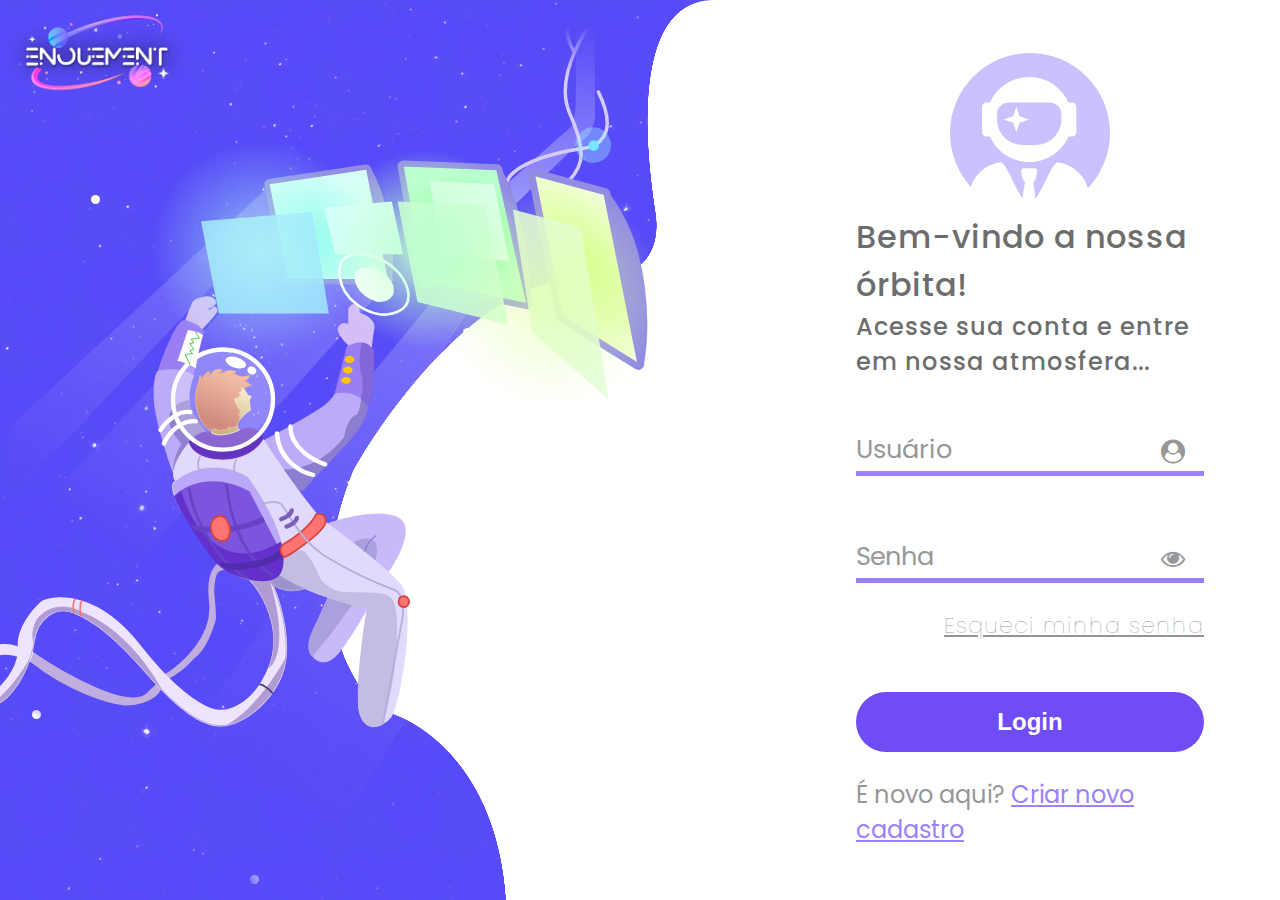
<file: index.html>
<!DOCTYPE html>
<html lang="pt-BR">
<head>
    <meta charset="UTF-8">
    <meta http-equiv="X-UA-Compatible" content="IE=edge">
    <meta name="viewport" content="width=device-width, initial-scale=1.0">

    <link rel="shortcut icon" type="x-icon" href="./img/icon-astronaut.svg">
    <link rel="stylesheet" type="text/css" href="styles/login-page/reset.css">
    <link rel="stylesheet" type="text/css" href="styles/login-page/login.css">
    <link rel="stylesheet" type="text/css" href="styles/login-page/login-background.css">
    <link href="https://cdnjs.cloudflare.com/ajax/libs/font-awesome/4.7.0/css/font-awesome.min.css" rel="stylesheet">

    <script src="./js/password.js" defer></script>

    <title>Énouement - Login</title>
</head>

<body>

    <section id="login-cms">
        <div class="cadente"></div>
        <div class="estrelas"></div>
        <div class="efeito-brilho"></div>

        <img src="./img/enouement-logo.png" id="logo" alt="">

        <div class="login-container">
            
            <div class="planetas" style="--i:0;">
                <img src="./img/astronaut-illustration.svg" id="illustration" alt="">
            </div>

            <div class="ondas-container" >
                <section class="transicao-ondas">
                    <div class="onda onda1"></div>
                    <div class="onda onda2"></div>
                    <div class="onda onda3"></div>
                </section>
            </div>

            <div class="dados-container">

                <img src="./img/icon-astronaut.svg" id="icon-pfp" alt="">
                <h1>Bem-vindo a nossa órbita!</h1>
                <h2>Acesse sua conta e entre em nossa atmosfera...</h2>


                <div class="dados-box">
                    <form>
                        <div id="user-box" class="input-box">
                            <input type="text" name="username" id="user-input" autocomplete="off" required>
                            <label for="">Usuário</label> 
                            <i class="fa fa-user-circle" aria-hidden="true" id="user-icon"></i>
                        </div>
                        <div id="user-box" class="input-box">
                            <input type="password" name="password" id="password-input" required>
                            <label for="">Senha</label>
                            <i class="fa fa-eye" aria-hidden="true" id="olho-icon" onclick="toggle()" ></i>
                        </div>
                        <div class="forgot-password">
                        <a href="./pages/forgot-password.html" id="forgot-password">Esqueci minha senha</a>
                        </div>
                        <div class="input-box">
                            <input id="login-btn" type="submit" value="Login"></a>
                        </div>
                        <div class="register">
                            <h3>É novo aqui?<a href="./pages/register.html" id="register">Criar novo cadastro</a></h3>
                        </div>
                    </form>

                </div>
                
                
            </div>
        </div>

    </section>

</body>
</html>
</file>
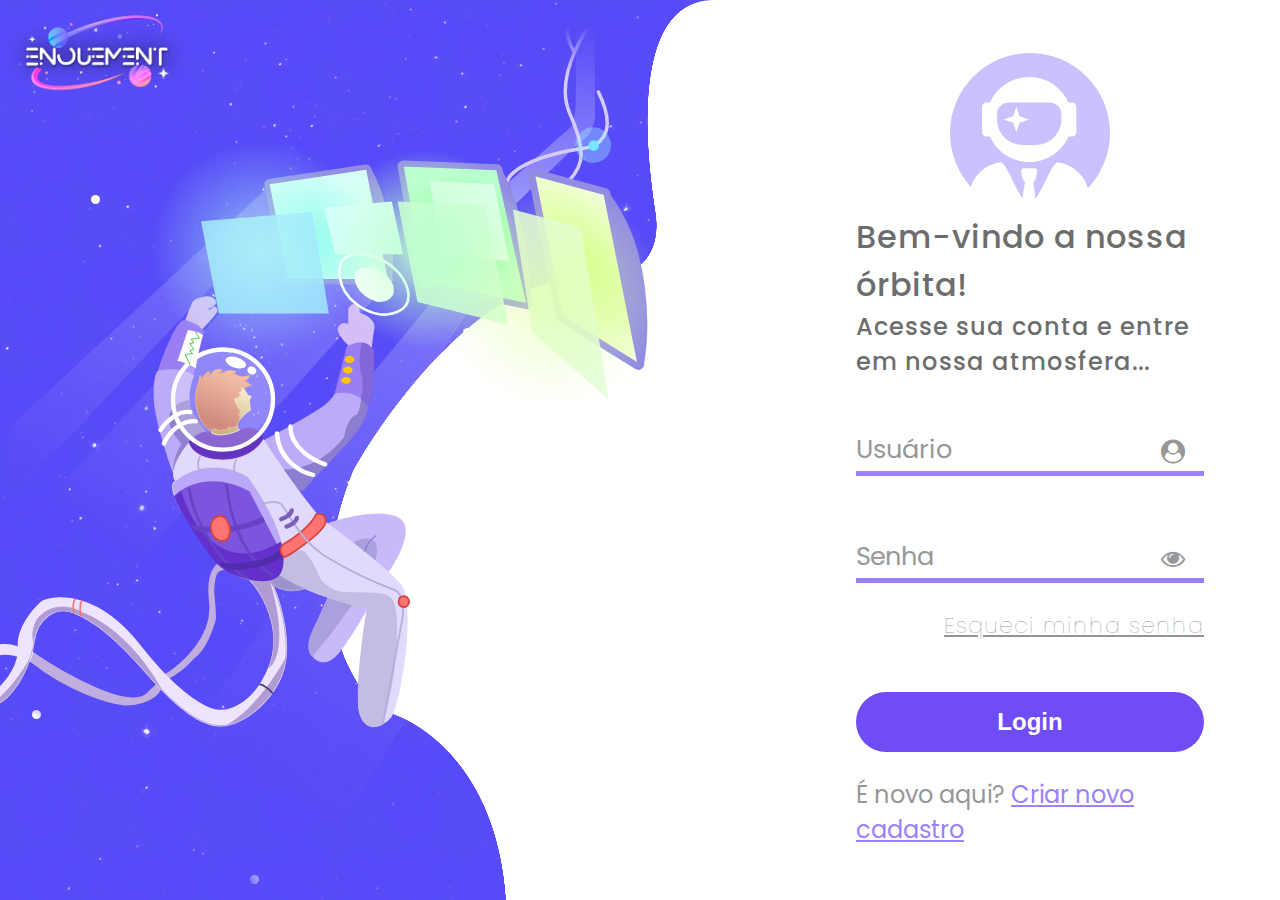
<file: login.html>
<!DOCTYPE html>
<html lang="pt-BR">
<head>
    <meta charset="UTF-8">
    <meta http-equiv="X-UA-Compatible" content="IE=edge">
    <meta name="viewport" content="width=device-width, initial-scale=1.0">

    <link rel="shortcut icon" type="x-icon" href="./img/icon-astronaut.svg">

    <link rel="stylesheet" type="text/css" href="styles/login-page/reset.css">
    <link rel="stylesheet" type="text/css" href="styles/login-page/login.css">
    <link rel="stylesheet" type="text/css" href="styles/login-page/login-background.css">

    <link href="https://cdnjs.cloudflare.com/ajax/libs/font-awesome/4.7.0/css/font-awesome.min.css" rel="stylesheet">

    

    <title>Énouement - Login</title>
</head>
<body>

    <section id="login-cms">
        <div class="cadente"></div>
        <div class="estrelas"></div>
        <div class="efeito-brilho"></div>

        <img src="./img/enouement-logo.png" id="logo" alt="">

        <div class="login-container">
            
            <div class="planetas" style="--i:0;">
                <img src="./img/astronaut-illustration.svg" id="illustration" alt="">
            </div>
            

            <div class="ondas-container" >
                <section class="transicao-ondas">
                    <div class="onda onda1"></div>
                    <div class="onda onda2"></div>
                    <div class="onda onda3"></div>
                </section>
            </div>

            <div class="dados-container">

                <img src="./img/icon-astronaut.svg" id="icon-pfp" alt="">
                <h1>Bem-vindo a nossa órbita!</h1>
                <h2>Acesse sua conta e entre em nossa atmosfera...</h2>


                <div class="dados-box">
                    <form>
                        <div id="user-box" class="input-box">
                            <input type="text" name="username" id="user-input" required>
                            <label for="">Usuário</label> 
                            <i class="fa fa-user-circle" aria-hidden="true" id="user-icon"></i>
                        </div>
                        <div id="user-box" class="input-box">
                            <input type="password" name="password" id="password-input" required>
                            <label for="">Senha</label>
                            <i class="fa fa-eye" aria-hidden="true" id="olho-icon" ></i>
                        </div>
                        <div class="forgot-password">
                        <a href="#" id="forgot-password">Esqueci minha senha</a>
                        </div>
                        <div class="input-box">
                            <input id="login-btn" type="submit" value="Login">
                        </div>
                        <div class="register">
                            <h3>É novo aqui?<a href="#" id="register">Criar novo cadastro</a></h3>
                        </div>
                    </form>

                </div>
                
                
            </div>
        </div>

    </section>

</body>
</html>
</file>
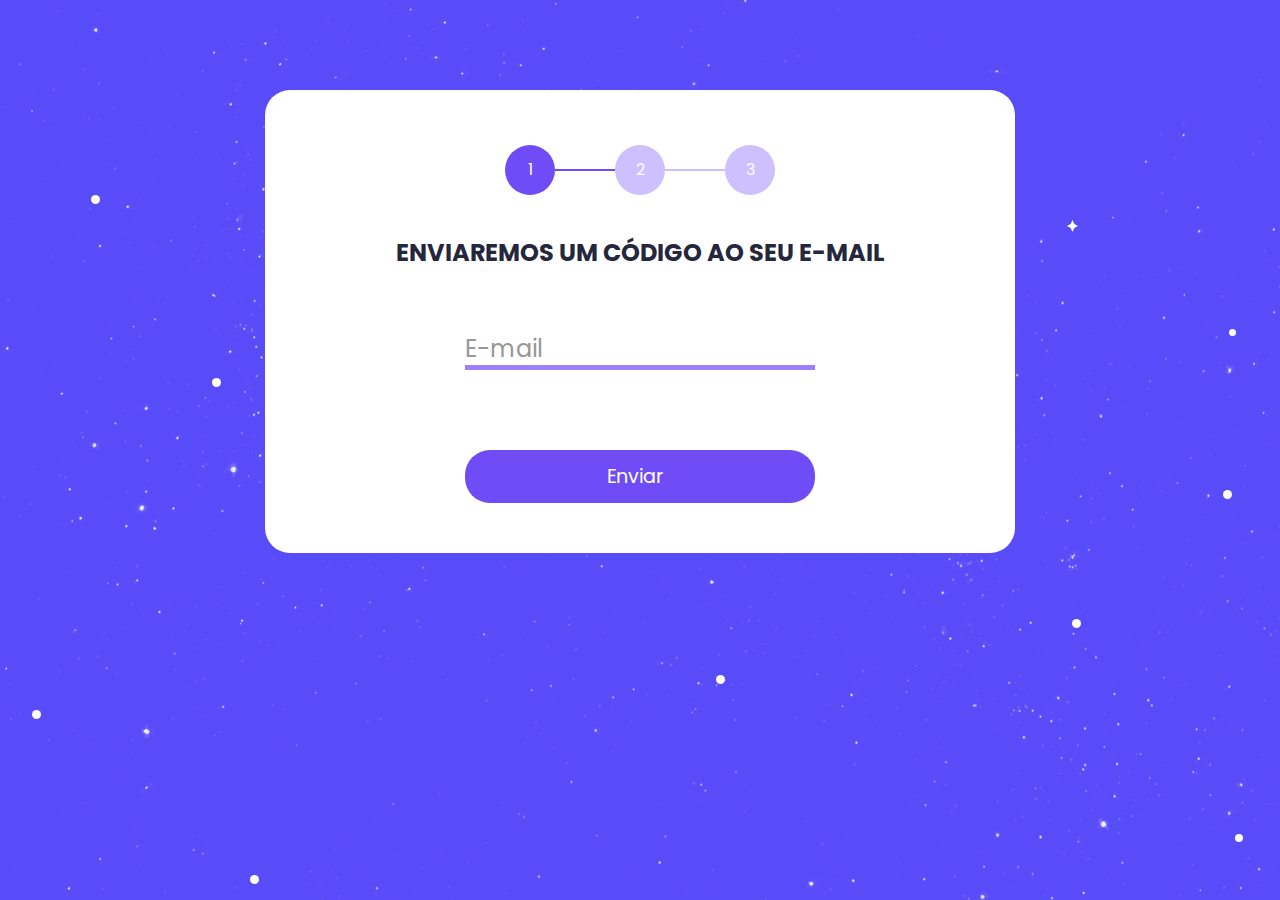
<file: pages/forgot-password.html>
<!DOCTYPE html>
<html lang="pt-BR">
<head>
    <meta charset="UTF-8">
    <meta http-equiv="X-UA-Compatible" content="IE=edge">
    <meta name="viewport" content="width=device-width, initial-scale=1.0">

    <link rel="shortcut icon" type="x-icon" href="../img/spiral-icon.png">
    <link rel="stylesheet" type="text/css" href="../styles/login-page/password-recovery.css">
    <link href="https://cdnjs.cloudflare.com/ajax/libs/font-awesome/4.7.0/css/font-awesome.min.css" rel="stylesheet">

        <script src="../js/password-recovery.js" defer></script>

    <title>Énouement - Recuperação de senha</title>
</head>
<body>

    <div class="wrapper">
        <div class="header">
            <ul>
                <li class="active form_1_progessbar">
                    <div>
                        <p>1</p>
                    </div>
                </li>
                <li class="form_2_progessbar">
                    <div>
                        <p>2</p>
                    </div>
                </li>
                <li class="form_3_progessbar">
                    <div>
                        <p>3</p>
                    </div>
                </li>
            </ul>
        </div>
        <div class="form_wrap">
            <div class="form_1 data_info">
                <h2>Enviaremos um código ao seu e-mail</h2>
                <form>
                    <div class="form_container">
                        <div class="input_wrap">
                            <input type="email" name="Email Address" class="input" id="email">
                            <label for="">E-mail</label>
                        </div>
                    </div>
                </form>
            </div>
            <div class="form_2 data_info" style="display: none;">
                <h2>Digite o código</h2>
                <form>
                    <div class="form_container">
                        <div class="input_wrap">
                            <input type="text" name="User Name" class="input" id="user_name">
                            <label for="">Código (XX-XX-XX)</label>
                        </div>
                    </div>
                </form>
            </div>
            <div class="form_3 data_info" style="display: none;">
                <h2>Cadastre sua nova senha</h2>
                <form>
                    <div class="form_container">
                        <div class="input_wrap">
                            <input type="password" name="Current Company" class="input" id="company">
                            <label for="">Nova senha</label>
                        </div>
                        <div class="input_wrap">
                            <input type="password" name="Current Company" class="input" id="company">
                            <label for="">Confirme a senha</label>
                        </div>
                    </div>
                </form>
            </div>
        </div>
        <div class="btns_wrap">
            <div class="common_btns form_1_btns">
                <button type="button" class="btn_next">Enviar <span class="icon"><ion-icon name="arrow-forward-sharp"></ion-icon></span></button>
            </div>
            <div class="common_btns form_2_btns" style="display: none;">
                <button type="button" class="btn_back"><span class="icon"><ion-icon name="arrow-back-sharp"></ion-icon></span>Voltar</button>
                <button type="button" class="btn_next">Próximo <span class="icon"><ion-icon name="arrow-forward-sharp"></ion-icon></span></button>
            </div>
            <div class="common_btns form_3_btns" style="display: none;">
                <button id="last_btn_back" type="button" class="btn_back"><span class="icon"><ion-icon name="arrow-back-sharp"></ion-icon></span>Voltar</button>
                <a id="done" href="../pages/successfully-registered.html"><button type="button" class="btn_done">Feito!</button></a>
            </div>
        </div>
    </div>

</body>

</html>
</file>
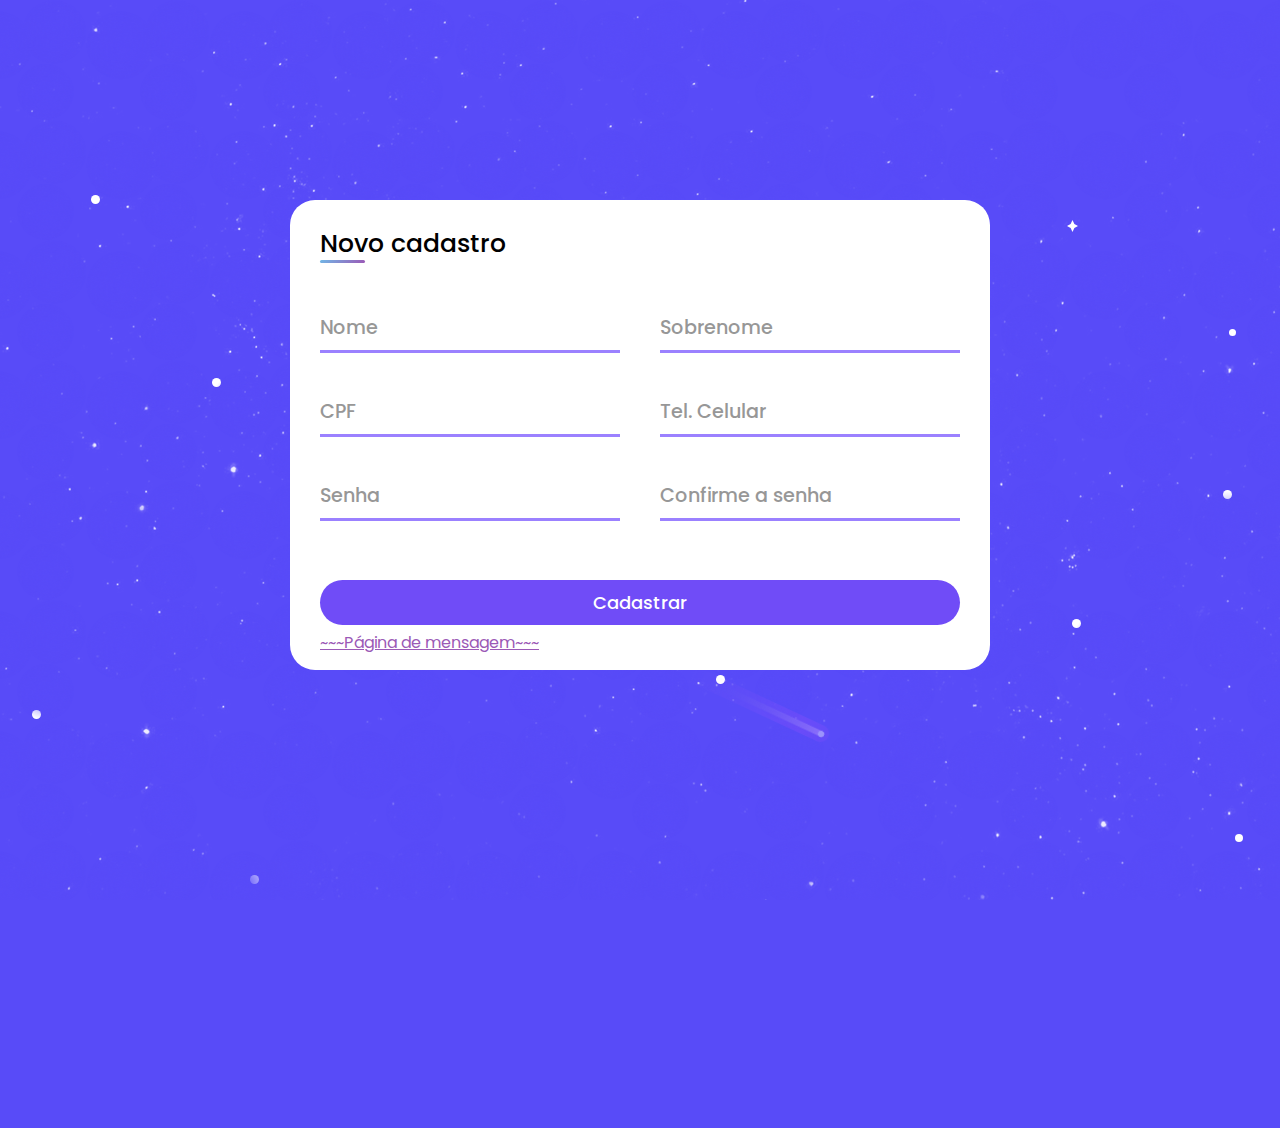
<file: pages/register.html>
<!DOCTYPE html>
<html lang="pt-BR">
<head>
    <meta charset="UTF-8">
    <meta http-equiv="X-UA-Compatible" content="IE=edge">
    <meta name="viewport" content="width=device-width, initial-scale=1.0">

    <link rel="shortcut icon" type="x-icon" href="../img/spiral-icon.png">
    <link rel="stylesheet" type="text/css" href="../styles/register-page/form.css">
    <link href="https://cdnjs.cloudflare.com/ajax/libs/font-awesome/4.7.0/css/font-awesome.min.css" rel="stylesheet">

    <script src="../js/mask-pattern.js" defer></script>

    <title>Énouement - Cadastro</title>
</head>
<body>

    <section id="login-cms">
      <div class="cadente"></div>
      <div class="estrelas"></div>
      <div class="efeito-brilho"></div>
    </section>

    <div class="container">
        <div class="title">Novo cadastro</div>
        <form action="#">
          <div class="user__details">
            <div class="input__box">
              <input type="text" name="username" id="name-input" autocomplete="off" required>
              <label for="">Nome</label>
            </div>
            <div class="input__box">
              <input type="text" name="surname" id="surname-input" autocomplete="off" required>
              <label for="">Sobrenome</label>
            </div>
            <div class="input__box">
              <input type="tel" name="cpf" id="cpf-input" autocomplete="off" maxlength="14" onkeypress="return blockLetters(event)" required>
              <label id="cpf-label" for="">CPF</label>
            </div>
            <div class="input__box">
              <input type="tel" name="phone" id="phone-input" maxlength="14" autocomplete="off" 
             onkeypress="return blockLetters(event)" required>
              <label for="">Tel. Celular</label>
            </div>
            <div class="input__box">
              <input type="password" name="password" id="password-input" required>
              <label for="">Senha</label>
            </div>
            <div class="input__box">
              <input type="password" name="password" id="password-input" required>
              <label for="">Confirme a senha</label>
            </div>
      
          </div>
          
          <div class="button">
            <input type="submit" value="Cadastrar">
            <a id="link" href="../pages/successfully-registered.html" >~~~Página de mensagem~~~</a>
          </div>
        </form>
      </div>

</body>

<script type="text/javascript">
  function blockLetters(e) {
    var x = e.which || e.keycode;
    if((x >= 48 && x <= 57 )) 
        return true;
    else
        return false;
  }
</script>

</html>
</file>
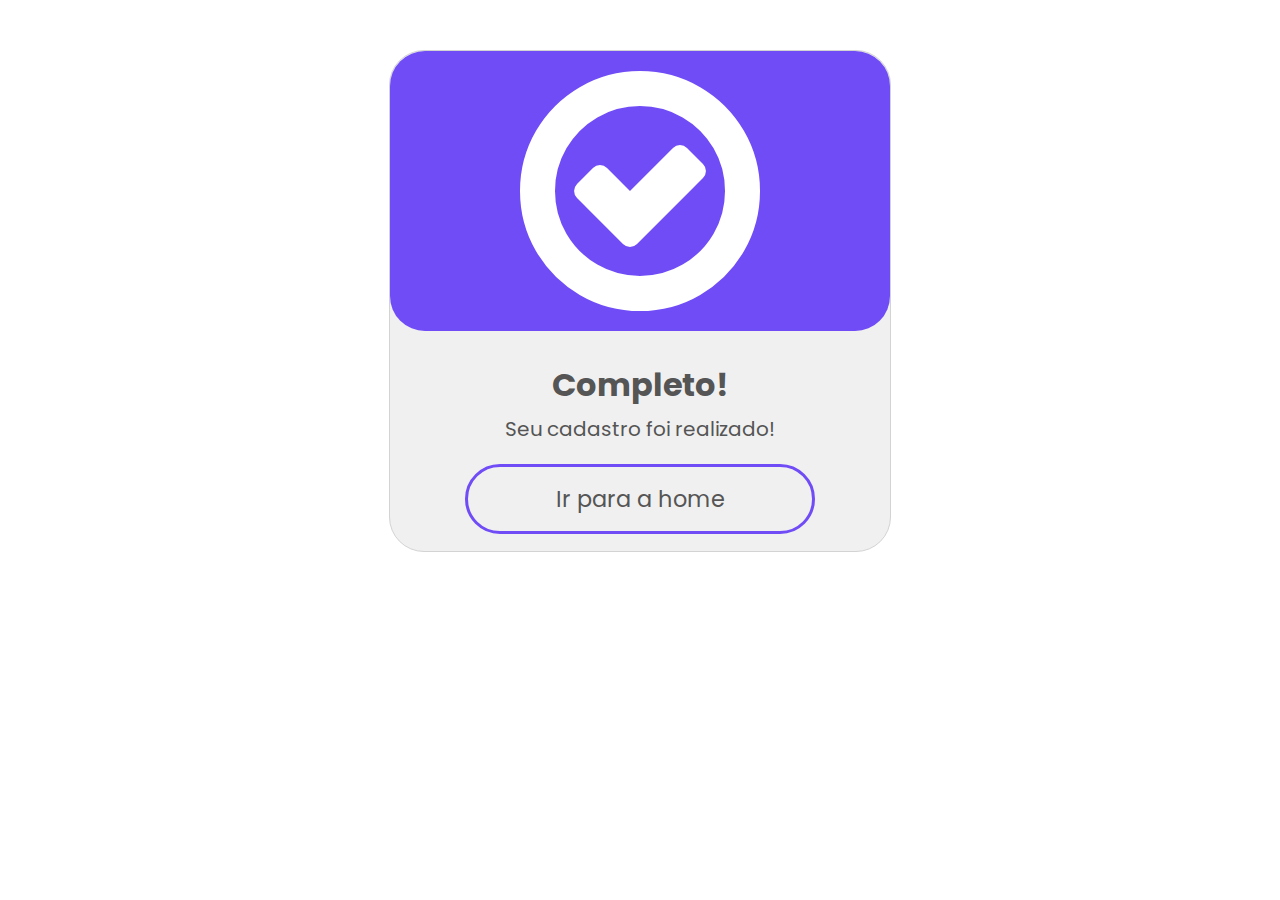
<file: pages/successfully-registered.html>
<!DOCTYPE html>
<html lang="pt-BR">
<head>
    <meta charset="UTF-8">
    <meta http-equiv="X-UA-Compatible" content="IE=edge">
    <meta name="viewport" content="width=device-width, initial-scale=1.0">

    <link rel="shortcut icon" type="x-icon" href="../img/spiral-icon.png">
    <link rel="stylesheet" type="text/css" href="../styles/register-page/successfully-registered.css">
    <link href="https://cdnjs.cloudflare.com/ajax/libs/font-awesome/4.7.0/css/font-awesome.min.css" rel="stylesheet">

    <title>Énouement - Cadastro</title>
</head>
<body>

    <section id="login-cms">
      <div class="cadente"></div>
      <div class="estrelas"></div>
      <div class="efeito-brilho"></div>
    </section>

    <div class="main-container">
        <div class="top-container">
          <i class="fa fa-check-circle-o bigger-size" aria-hidden="true"></i>
        </div>
      
        <div class="bottom-container">
          <h1>Completo!</h1>
          <p>Seu cadastro foi realizado!</p>
      
          <a id="link" href="../pages/home.html"><button>Ir para a home</button></a>
        </div>
      </div>


</body>
</html>
</file>
<file: styles/login-page/login.css>
@import url("https://fonts.googleapis.com/css2?family=Poppins:wght@400;500&display=swap");

#login-cms{
    display: flex;
    justify-content: center;
    align-items: center;
    min-height: 100vh;
    background-color: #584BF8;
    overflow-y: hidden;
    overflow-x: hidden;
}

.login-container{
    position: relative;
    width: 35vw;
    min-height: 50vh;
    border-radius: 10px;
    display: flex;
    justify-content: center;
    align-items: center;
    flex-direction: column;
    z-index: 2;
}

.dados-container{
    width: 100%;
    height: 100%;
    background-color: rgb(255, 255, 255);
    display: flex;
    left: 390px;
    position: absolute;
    align-items: center;
    justify-content: center;
    flex-direction: column;
    padding: 50px;
    z-index: 3;
}

.dados-box{
    width: 100%;
}

.login-container h1{
    position: relative;
    width: fit-content;
    font-size: 2rem;
    font-weight: 500;
    letter-spacing: 1px;
    font-family: 'Poppins', sans-serif;
    color: rgb(109, 109, 109);
}
.login-container h2{
    position: relative;
    width: max-content;
    font-size: 1.5rem;
    font-weight: 500;
    letter-spacing: 1px;
    font-family: 'Poppins', sans-serif;
    color: rgb(109, 109, 109);
}

.forgot-password{
    display: flex;
    justify-content: flex-end;
    align-items: flex-end;
}

#forgot-password {
    position: relative;
    width: fit-content;
    font-size: 1.4rem;
    font-weight: 100;
    letter-spacing: 1px;
    top: 15px;
    font-family: 'Poppins', sans-serif;
    color: #949494;
}

#logo{
    display: flex;
    align-items: flex-start;
    justify-content: flex-start;
    height: 11%;
    top: 0;
    left: 0;
    position: absolute;
    z-index: 4;
}

.register{
    display: flex;
    justify-content: center;
    align-items: center;
}

.register h3, #register{
    width: fit-content;
    font-size: 1.5rem;
    font-family: 'Poppins', sans-serif;
    font-weight: 400;
    margin-top: 25px;
}

.register h3{
    color: #979797;
    margin-right: 7px;
}

#register{
    color: #9B81FF;
    margin-left: 7px;
}

#icon-pfp {
    position: relative;
    height: 20%;
}

#illustration {
    height: 850px;
}

.form{
    position: relative;
    width: 100%;
    height: 100%;
    padding: 40px;
}

.input-box{
    width: 100%;
    margin-top: 20px;
}

.input-box input{
    width: 100%;
    font-size: 1.5rem;
    padding: 10px;
    padding-right: 48px;
}

#user-box {
    position: relative;
    margin-top: 50px;
  }
  
  #user-box input {
    width: 100%;
    padding: 5px 0;
    font-size: 1.7rem;
    color: rgb(109, 109, 109);
    margin-bottom: 10px;
    border: none;
    border-bottom: 5px solid #9B81FF;
    outline: none;
    background: transparent;
  }
  
  #user-box label {
    position: absolute;
    top: 0;
    left: 0;
    padding: 1px 0;
    font-size: 1.6rem;
    font-family: 'Poppins', sans-serif;
    color: #979797;
    pointer-events: none;
    transition: all 0.5s;
  }
  
  #user-box input:focus ~ label,
  #user-box input:valid ~ label {
    top: -30px;
    left: 0;
    color: #9B81FF;
    font-size: 1.4rem;
  }

#user-icon{
    position: absolute;
    font-size: 1.5rem;
    padding-top: 10px;
    top: -0.0.1vh;
    right: 1.5vw;
    color: #979797;
}

#olho-icon{
    position: absolute;
    font-size: 1.5rem;
    padding-top: 10px;
    top: -0.0.1vh;
    right: 1.5vw;
    cursor: pointer;
    color: #979797;
}

#login-btn{
    height: 60px;
    width: 100%;
    margin-top: 5vh;
    background: #704CF7;
    color: #fff;
    border: none;
    border-radius: 50px;
    font-weight: 700;
    padding: 10px 11px;
    cursor: pointer;
    transition: all 0.3s ease;
}

#login-btn:hover{
    transform: translateY(-6px);
}

.planetas{
    position: absolute;
    z-index: 3;
    animation: flutuar 8s linear infinite;
    animation-delay: calc(-1s * var(--i));
}

@keyframes flutuar {
    0%,100% {
        transform: translateY(-20px);
    }
    50%{
        transform: translateY(20px);
    }
}

.planetas:nth-child(1) {
    display: flex;
    align-items: flex-start;
    justify-content: flex-start;
    left: -450px;
    z-index: 2;
}

/***************************/

.ondas-container{
    display: flex;
    height: 100vh;
    width: 100vw;
    background-color: transparent;
    align-items: flex-start;
    justify-content: flex-start;
    /*rotate: -120deg;*/
    
}

section{
    position: relative;
    width: 100%;
    height: 100%;
    z-index: 1;
    overflow: hidden;
}

section .onda {
    position: absolute;
    bottom: 0;
    left: 330px;
    width: 100%;
    height: 100%;
    background: url(../../img/wavy-divisor.png);
    background-size: 100% 4000px;
    z-index: 8;
}

section .onda.onda1 {
    animation: animate 60s linear infinite;
    opacity: 1;
    animation-delay: 0s;
    bottom: 0;
}
section .onda.onda2 {
    animation: animate2 45s linear infinite;
    opacity: 0.1;
    animation-delay: -5s;
    bottom: 0px;
}
section .onda.onda3 {
    animation: animate2 45s linear infinite;
    opacity: 0.1;
    animation-delay: -2s;
    bottom: 0px;
}

@keyframes animate{
    0%{
        background-position-y: 0;
    }
    100%{
        background-position-y: 2000px;
    }
}
@keyframes animate2{
    0%{
        background-position-y: 0;
    }
    100%{
        background-position-y: 2000px;
    }
}

/*************************** RESPONSIVIDADE *************************/


@media only screen and (max-width: 1340px) {
    .login-container h2{
        width: fit-content;
    }
}

@media only screen and (max-width: 1024px) {
    
    .ondas-container{
        margin-top: -200px;
        rotate: 90deg;
        height: 130vh;
        width: 100vw;
    }

    #logo{
        height: 6%;
    }

    #illustration {
        height: 450px;
    }

    .planetas:nth-child(1) {
        top: 0;
        left: -80px;
        z-index: 9;
    }

    #icon-pfp {
        height: 15%;
    }

    .dados-container{
        width: 100vw;
        height: 100vh;
        background-color: rgb(255, 255, 255);
        display: flex;
        left: 0px;
        position: relative;
        z-index: 3;
    }

    .dados-container img, h1, h2{
        position: absolute;
        z-index: 5;
    }

    .dados-container h2{
        margin-bottom: 1180px;
    }

    .dados-box{
        position: absolute;
        padding-left: 35px;
        padding-right: 50px;
        margin-bottom: 50%;
        padding-top: 20%;
        background-color: rgb(255, 255, 255);
        height: 100vh;
        width: 100%;
    }

    .login-container h2{
        max-width: fit-content;
    }
}

@media only screen and (max-width: 768px) {

    .ondas-container{
        height: 100vh;
        width: 100vw;
    }

    #illustration {
        height: 390px;
    }

    .planetas:nth-child(1) {
        left: -40px;
    }

    #icon-pfp {
        margin-top: 55%;
    }

    .dados-box{
        margin-bottom: 79%;
        padding-top: 70%;
    }

}

@media only screen and (max-width: 489px) {

    #illustration {
        height: 350px;
    }

    .planetas:nth-child(1) {
        margin-top: 50px;
        left: -80px;
    }

    section .onda {
        position: absolute;
        bottom: 0;
        left: 330px;
        width: 100%;
        height: 100%;
        background: url(../../img/mobile-wavy-divisor.png);
        background-size: 480px 1900px;
        z-index: 8;
    }

    .dados-box{
        padding-left: 35px;
        padding-right: 50px;
        margin-bottom: 105%;
        padding-top: 67%;
        height: 107vh;
        width: 100%;
    }

    .login-container h1{
        font-size: 1.4rem;
    }
    .login-container h2{
        margin-top: 10px;
        font-size: 1rem;
        max-width: fit-content;
        letter-spacing: 0px;
    }

    #user-box label {
        font-size: 1.3rem;
      }
      
      #user-box input:focus ~ label,
      #user-box input:valid ~ label {
        font-size: 1.2rem;
      }

    #user-box input, #forgot-password, .register h3, #register {
        font-size: 1.2rem;
    }

    #user-icon, #olho-icon {
        padding-top: 1px;
    }

}

@media only screen and (max-width: 427px) {
    .dados-box{
        margin-bottom: 112%;
        padding-top: 70%;
    }
    .planetas:nth-child(1) {
        z-index: 11;
    }
}

@media only screen and (max-width: 360px) {
    section .onda{
        bottom: 0;
        left: 230px;
        background-size: 280px 1600px;
    }
    .dados-box{
        padding-top: 120%;
        height: 125vh;
    }
    .login-container h2{
        font-size: 1.2rem;
        max-width: fit-content;
    }
    .dados-box{
        margin-bottom: 135%;
    }
}

@media only screen and (max-width: 270px) {
    section .onda{
        background: none;
        background-size: 0px 0px;
    }
    .dados-box{
        padding-top: 130%;
    }
}
</file>
<file: styles/login-page/login-background.css>
.estrelas, .efeito-brilho{
    position:absolute;
    top:0;
    left:0;
    right:0;
    bottom:0;
    width:100%;
    height:100%;
    display:block;
  }

.estrelas {
    background:rgb(88, 75, 248) url(../../img/stars2.svg) repeat top center;
    z-index:1;
}

.efeito-brilho {
    background:transparent url(../../img/shining-effect.png) repeat top center;
    z-index:1;
    animation:mover-efeito-brilho 200s linear infinite;
}

.cadente {
    position:absolute;
    top:0;
    left:0;
    right:0;
    bottom:0;
    width:100%;
    height:100%;
    display:block;
  }

  .cadente {
    background:transparent url(../../img/shooting-stars.png) repeat top center;
    -webkit-background-size: cover;
    -moz-background-size: cover;
    -o-background-size: cover;
    background-size: cover;
    z-index:2;
    rotate: 25deg;
    opacity: .4;
    animation:mover-cadentes 650s linear infinite;
}

@keyframes mover-cadentes {
    from {background-position:0 0;}
    to {background-position:250000px 0;}
}

@keyframes mover-efeito-brilho {
    from {background-position:0 0;}
    to {background-position:-10000px 5000px;}
}
</file>
<file: styles/login-page/password-recovery.css>
@import url("https://fonts.googleapis.com/css2?family=Poppins:wght@400;500&display=swap");

:root{
	--primary: #704CF7;
	--secondary: #CDC0FF;
	--white: #fff;
	--text-clr: #85888d;
	--header-clr: #25273d;
	--back-btn-hover: #E6DFFF;
}

*{
	margin: 0;
	padding: 0;
	box-sizing: border-box;
	list-style: none;
	outline: none;
    font-family: 'Poppins', sans-serif;
}

body{
    background:rgb(88, 75, 248) url(../../img/stars2.svg) repeat top center;
	color: var(--text-clr);
	font-size: 16px;
	position: relative;
    overflow-x: hidden;
}

.wrapper{
	width: 750px;
	max-width: 100%;
	background: var(--white);
	margin: 50px auto 0;
    margin-top: 10vh;
	padding: 50px;
	border-radius: 25px;
}

.wrapper .header{
	margin-bottom: 35px;
	display: flex;
	justify-content: center;
}

.wrapper .header ul{
	display: flex;
}

.wrapper .header ul li{
	margin-right: 50px;
	position: relative;
}

.wrapper .header ul li:last-child{
	margin-right: 0;
}

.wrapper .header ul li:before{
	content: "";
	position: absolute;
	top: 50%;
	transform: translateY(-50%);
	left: 55px;
	width: 100%;
	height: 2px;
	background: var(--secondary);
}

.wrapper .header ul li:last-child:before{
	display: none;
}

.wrapper .header ul li div{
	padding: 5px;
	border-radius: 50%;
}

.wrapper .header ul li p{
	width: 50px;
	height: 50px;
	background: var(--secondary);
	color: var(--white);
	text-align: center;
	line-height: 50px;
	border-radius: 50%;
}

.wrapper .header ul li.active:before{
	background: var(--primary);
}

.wrapper .header ul li.active p{
	background: var(--primary);
}

.wrapper .form_wrap{
	margin-bottom: 35px;
}

.wrapper .form_wrap h2{
	color: var(--header-clr);
	text-align: center;
	text-transform: uppercase;
	margin-bottom: 20px;
}



.wrapper .form_wrap .input_wrap{
	width: 350px;
	max-width: 100%;
	margin: 0 auto 20px;
}

.wrapper .form_wrap .input_wrap:last-child{
	margin-bottom: 0;
}

.input_wrap label {
    position: absolute;
    padding: 1px 0;
    font-size: 1.5rem;
    font-family: 'Poppins', sans-serif;
    color: #979797;
    pointer-events: none;
    transform: translateY(-120px);
    transition: all 0.5s;
  }
  
  .input_wrap input:focus ~ label{
    transform: translateY(-169px);
    color: #9B81FF;
    font-size: 1.2rem;
  }

.wrapper .form_wrap .input_wrap .input{
	padding: 10px;
	display: block;
	width: 100%;	
	font-size: 16px;
	transition: 0.5s ease;
    color: var(--text-clr);
    margin-top: 50px;
    margin-bottom: 80px;
    border: none;
    border-bottom: 5px solid #9B81FF;
    outline: none;
    background: var(--white);
}

.wrapper .form_wrap .input_wrap .input:focus{
	border-color: var(--primary);
}

.wrapper .btns_wrap{
	width: 350px;
	max-width: 100%;
	margin: 0 auto;
}

.wrapper .btns_wrap .common_btns{
	display: flex;
	justify-content: space-between;
}

.wrapper .btns_wrap .common_btns.form_1_btns{
	justify-content: flex-end;
}

.wrapper .btns_wrap .common_btns button{
	border: 0;
	padding: 12px 15px;
	background: var(--primary);
	color: var(--white);
	width: 100%;
	justify-content: center;
	display: flex;
	align-items: center;
	border-radius: 25px;
	transition: 0.5s ease;
	cursor: pointer;
    font-size: 1.2rem;
}

#last_btn_back {
    width: 90%;
}

#done{
    text-decoration: none;
    width: 100%;
}

.wrapper .btns_wrap .common_btns button.btn_back{
	background: var(--secondary);
}

.wrapper .btns_wrap .common_btns button.btn_next .icon{
	display: flex;
	margin-left: 10px;
}

.wrapper .btns_wrap .common_btns button.btn_back .icon{
	display: flex;
	margin-right: 10px;
}

.wrapper .btns_wrap .common_btns button.btn_back:hover{
	background: var(--back-btn-hover);
}

@media only screen and (max-width: 500px) {
	.input_wrap label {
		position: absolute;
		font-size: 1.2rem;
	  }
	  
	  .input_wrap input:focus ~ label{
		transform: translateY(-159px);
		font-size: 1rem;
	  }
}
</file>
<file: styles/register-page/form.css>
@import url("https://fonts.googleapis.com/css2?family=Poppins:wght@400;500&display=swap");

* {
  margin: 0;
  padding: 0;
  box-sizing: border-box;
  font-family: "Poppins", sans-serif;
}

:root {
  --main-blue: #71b7e6;
  --main-purple: #9b59b6;
  --main-grey: #ccc;
  --sub-grey: #d9d9d9;
}

body {
  display: flex;
  height: 90vh;
  justify-content: center;
  align-items: center;
  padding: 10px;
  overflow-x: hidden;
  overflow-y: hidden;
  background-color: #584BF8;
}

.estrelas, .efeito-brilho{
  position:absolute;
  top:0;
  left:0;
  right:0;
  bottom:0;
  width:100%;
  height:100%;
  display:block;
}

.estrelas {
  background:rgb(88, 75, 248) url(../../img/stars2.svg) repeat top center;
  z-index:1;
}

.efeito-brilho {
  background:transparent url(../../img/shining-effect.png) repeat top center;
  z-index:1;
  animation:mover-efeito-brilho 200s linear infinite;
}

.cadente {
  position:absolute;
  top:0;
  left:0;
  right:0;
  bottom:0;
  width:100%;
  height:100%;
  display:block;
}

.cadente {
  background:transparent url(../../img/shooting-stars.png) repeat top center;
  -webkit-background-size: cover;
  -moz-background-size: cover;
  -o-background-size: cover;
  background-size: cover;
  z-index:2;
  rotate: 25deg;
  opacity: .4;
  animation:mover-cadentes 650s linear infinite;
}

@keyframes mover-cadentes {
  from {background-position:0 0;}
  to {background-position:250000px 0;}
}

@keyframes mover-efeito-brilho {
  from {background-position:0 0;}
  to {background-position:-10000px 5000px;}
}

.container {
  max-width: 700px;
  width: 100%;
  background: #fff;
  padding: 25px 30px;
  border-radius: 25px;
  z-index: 3;
  margin-top: 60px;
}
.container .title {
  font-size: 25px;
  font-weight: 500;
  position: relative;
}

.container .title::before {
  content: "";
  position: absolute;
  height: 3.5px;
  border-radius: 5px;
  width: 45px;
  background: linear-gradient(135deg, var(--main-blue), var(--main-purple));
  left: 0;
  bottom: 0;
}

.container form .user__details {
  display: flex;
  flex-wrap: wrap;
  justify-content: space-between;
  margin: 40px 0 12px 0;
  padding-top: 5px;
}

form .user__details .input__box {
  width: calc(100% / 2 - 20px);
  margin-bottom: 5px;
}

.user__details .input__box .details {
  font-weight: 500;
  margin-bottom: 1px;
  display: block;
}
.user__details .input__box input {
  height: 45px;
  width: 100%;
  padding-left: 15px;
  font-size: 1.3rem;
  color: rgb(109, 109, 109);
  margin-bottom: 5px;
  border: none;
  border-bottom: 3px solid #9B81FF;
  outline: none;
  background: transparent;
  transition: all 0.3s ease;
}

.user__details .input__box input:focus,
.user__details .input__box input:valid {
  /*border-color: var(--main-purple);*/
}

.input__box label {
  display: flex;
  font-size: 1.2rem;
  font-family: 'Poppins', sans-serif;
  color: #979797;
  pointer-events: none;
    font-weight: 500;
  z-index: 4;
  transform: translateY(-45px);
  transition: all 0.5s;
}

.input__box input:focus ~ label,
.input__box input:valid ~ label {
  transform: translateY(-73px);
  color: #9b59b6;
  font-size: 1rem;
}

form .button {
  height: 45px;
  margin: 20px 0;
}

form .button input {
  height: 100%;
  width: 100%;
  outline: none;
  color: #fff;
  border: none;
  font-size: 18px;
  font-weight: 500;
  background-color: rgba(112,76,247);
  border-radius: 50px;
  cursor: pointer;
  transition: all 0.3s ease;
}

form .button input:hover {
  transform: translateY(-6px);
}

#link {
  display: flex;;
  color: #9b59b6;
  font-size: 1rem;
  font-weight: 400;
  margin-top: 5px;
}

@media only screen and (max-width: 1024px) {

  .cadente {
    rotate: 0deg;
  }

}

@media only screen and (max-width: 584px) {
  
  body {
    margin-top: 25px;
    height: 80vh;
  }

  .container {
    max-width: 100%;
  }

  form .user__details .input__box {
    margin-bottom: 15px;
    width: 100%;
  }

  .container form .user__details {
    max-height: 530px;
  }

  .user__details::-webkit-scrollbar {
    width: 0;
  }

  .cadente {
    background:none;
    rotate: 0deg;
  }

}
</file>
<file: styles/register-page/successfully-registered.css>
@import url("https://fonts.googleapis.com/css2?family=Poppins:wght@400;500&display=swap");

* {
    font-family: "Poppins", sans-serif;
}

body {
    text-align: center;
    margin-top: 50px;
  }
  
  .main-container {
    width: 500px;
    height: 500px;
    margin: 0 auto;
    border: 1px solid lightgrey;
    border-radius: 35px;
    background-color: #f0f0f0;
  }
  
  .top-container {
    height: 280px;
    background-color: #704CF7;
    border-radius: 35px;
  }
  
  i.bigger-size {
    font-size: 280px;
    color: white;
  }
  
  .bottom-container {
    margin-top: 30px;
  }
  
  button {
    background-color: #f0f0f0;
    border-radius: 35px;
    padding: 15px;
    width: 350px;
    border: 3px solid #704CF7;
    color: #555;
    font-size: 1.4rem;
  }
  
  button:hover {
    background-color: #704CF7;
    color: white;
    cursor: pointer;
  }
  
  h1 {
    margin-bottom: -15px;
    color: #555;
  }
  
  p {
    font-size: 20px;
    color: #555;
  }

  @media only screen and (max-width: 524px) {
    .main-container {
      width: 400px;
      height: 500px;
    }
  }

  @media only screen and (max-width: 424px) {
    .main-container {
      width: 300px;
      height: 500px;
    }
    button {
      width: 250px;
    }
  }
</file>
